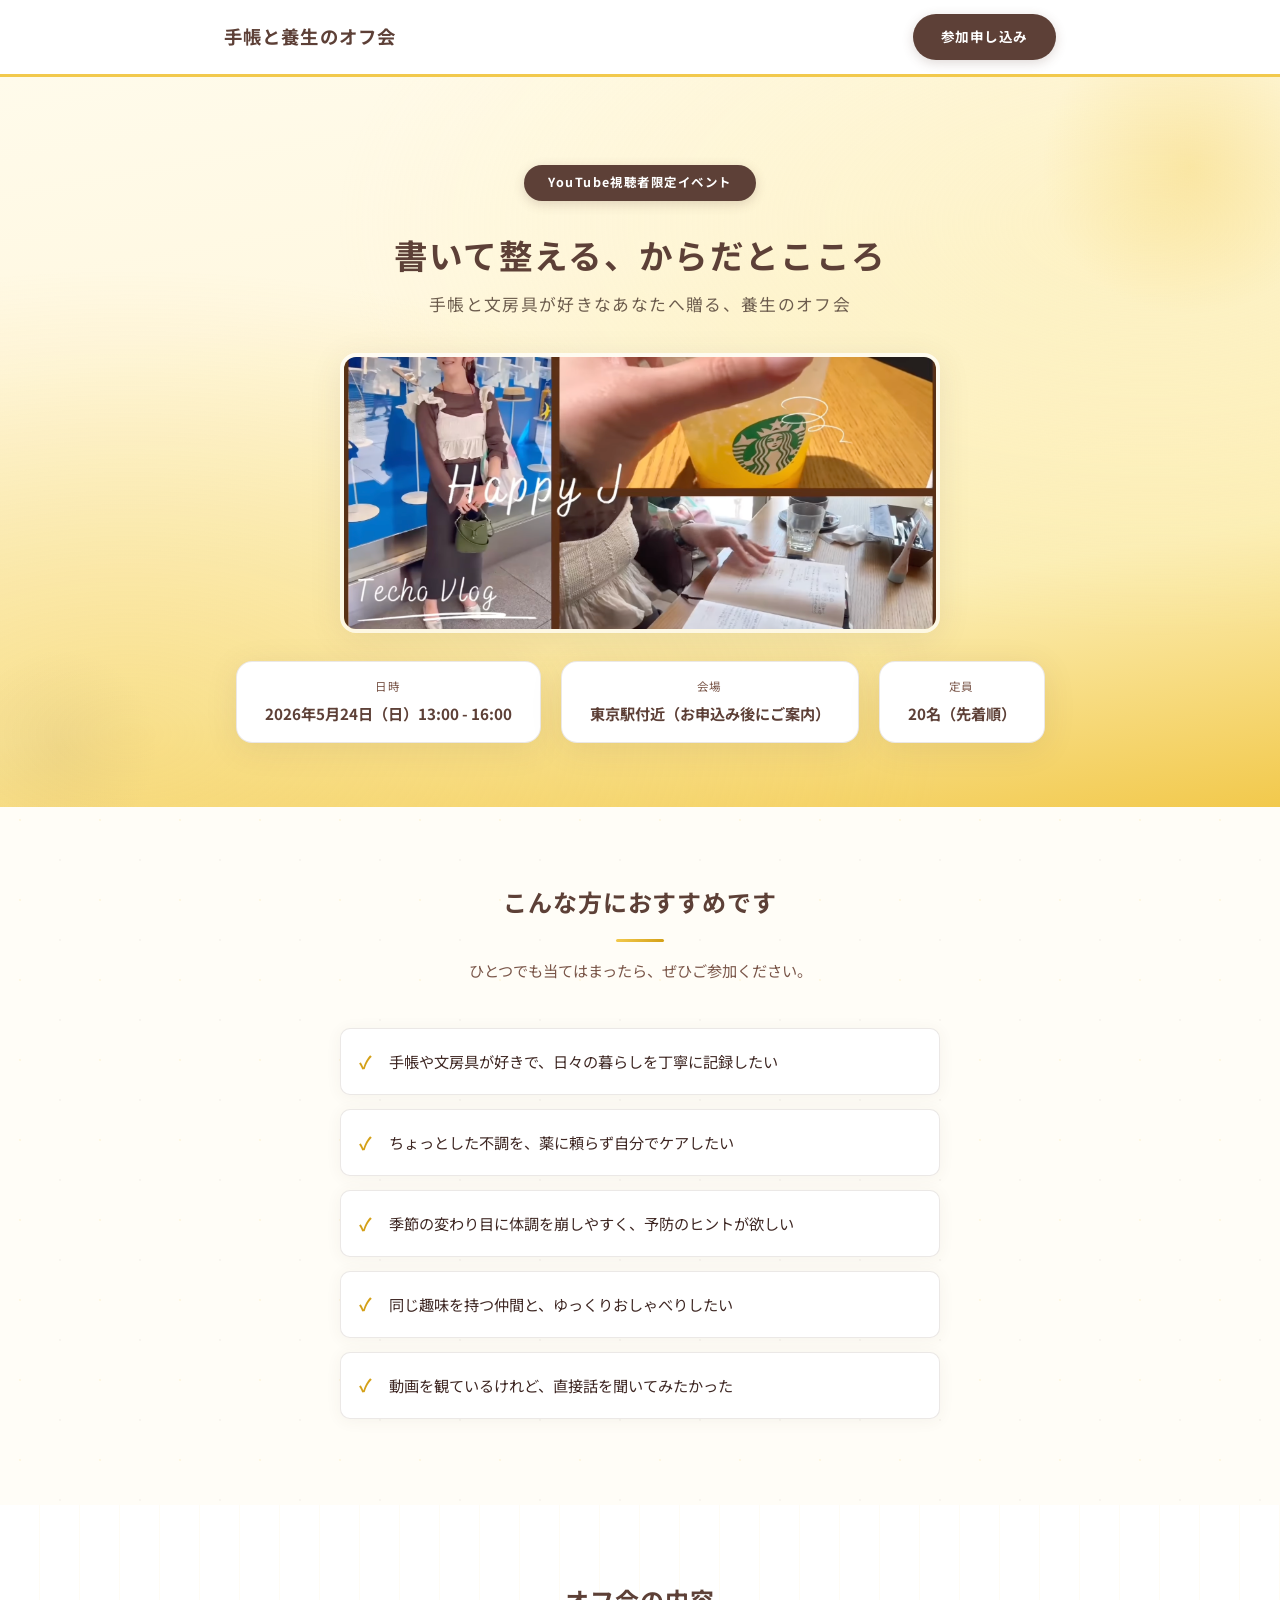
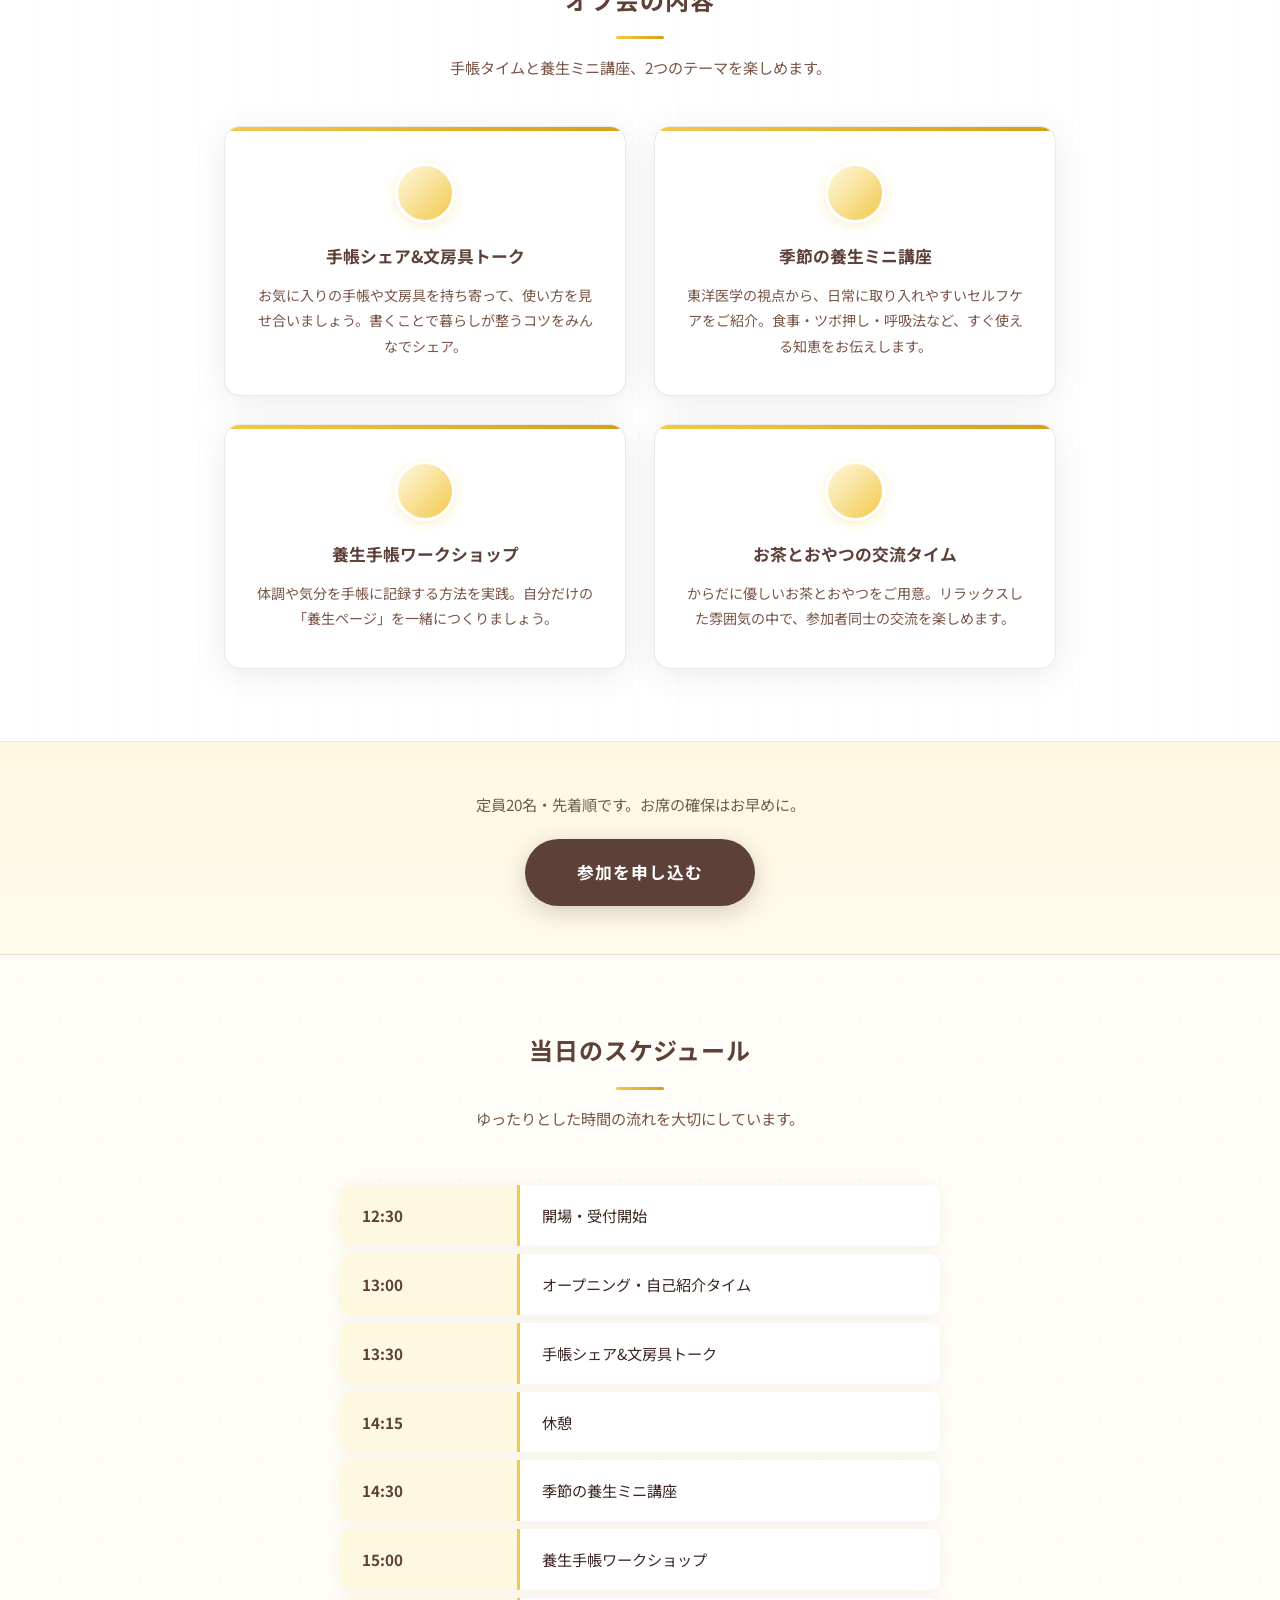
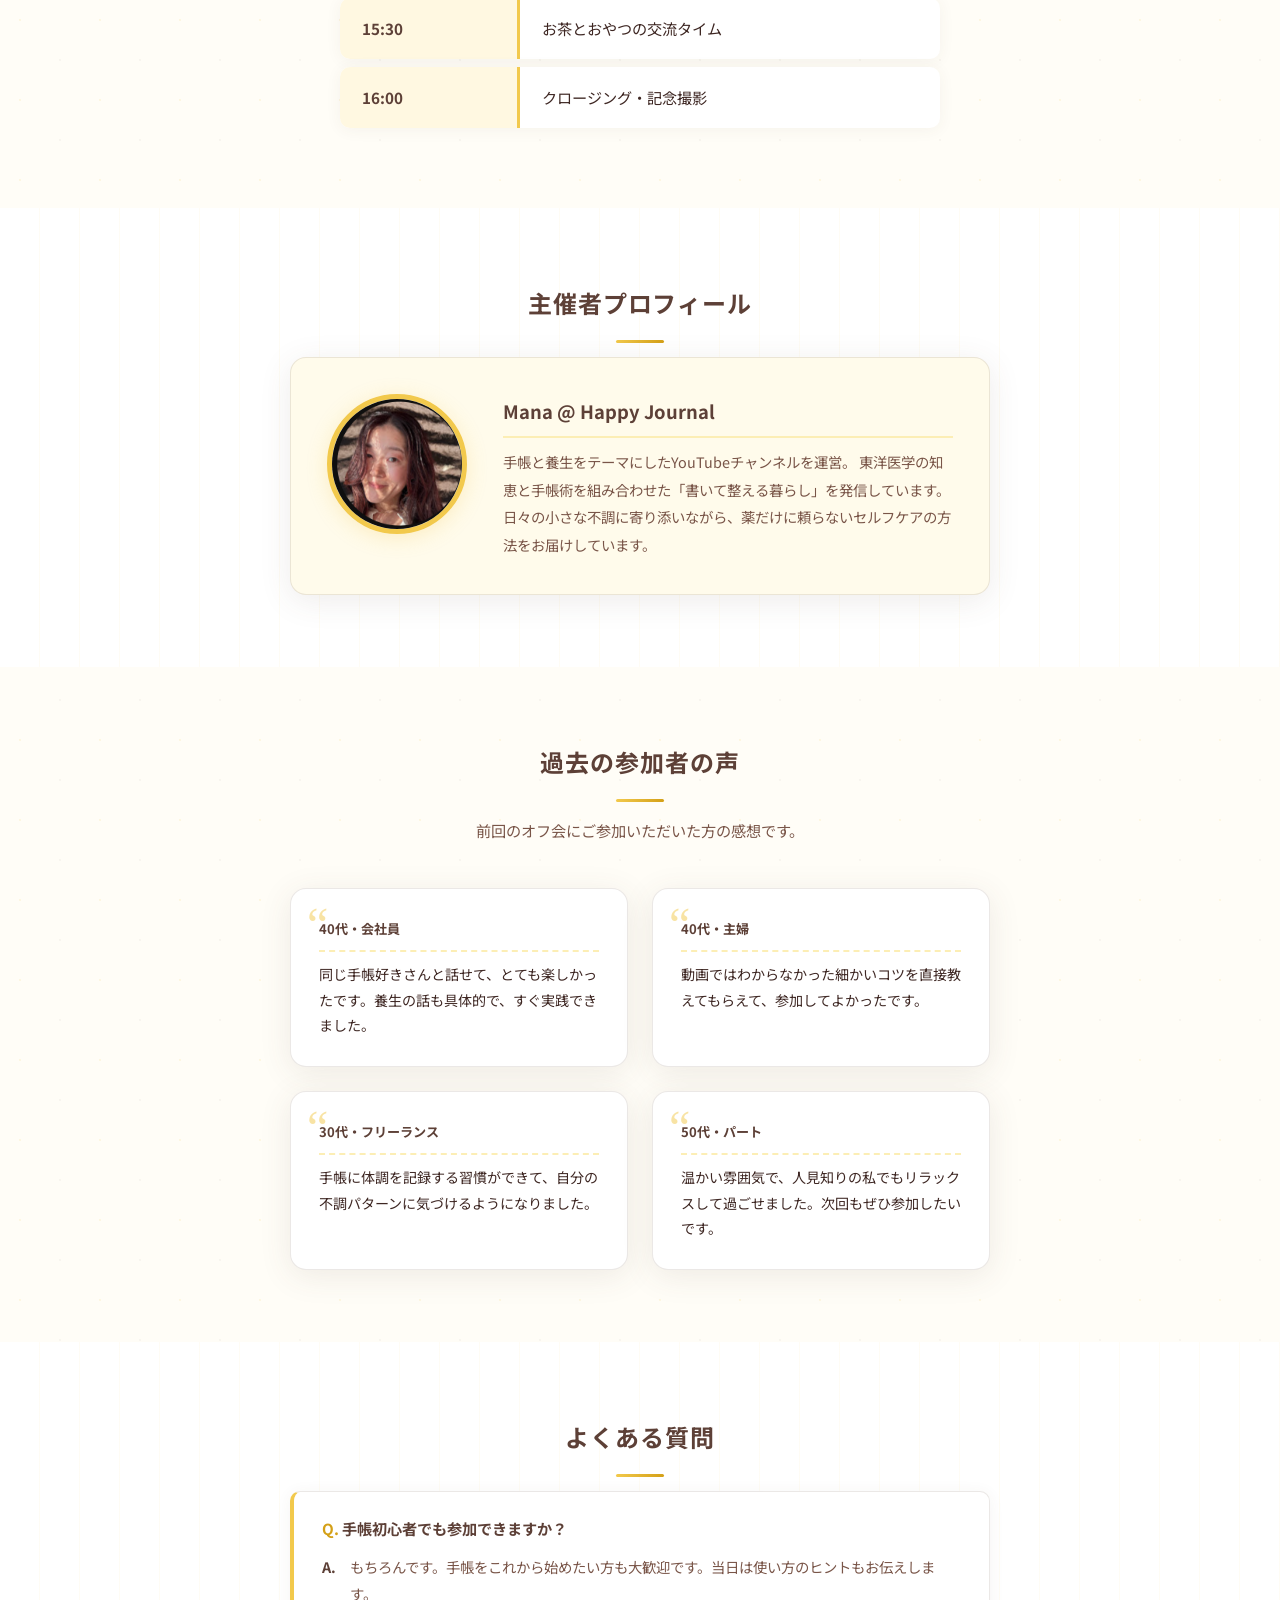
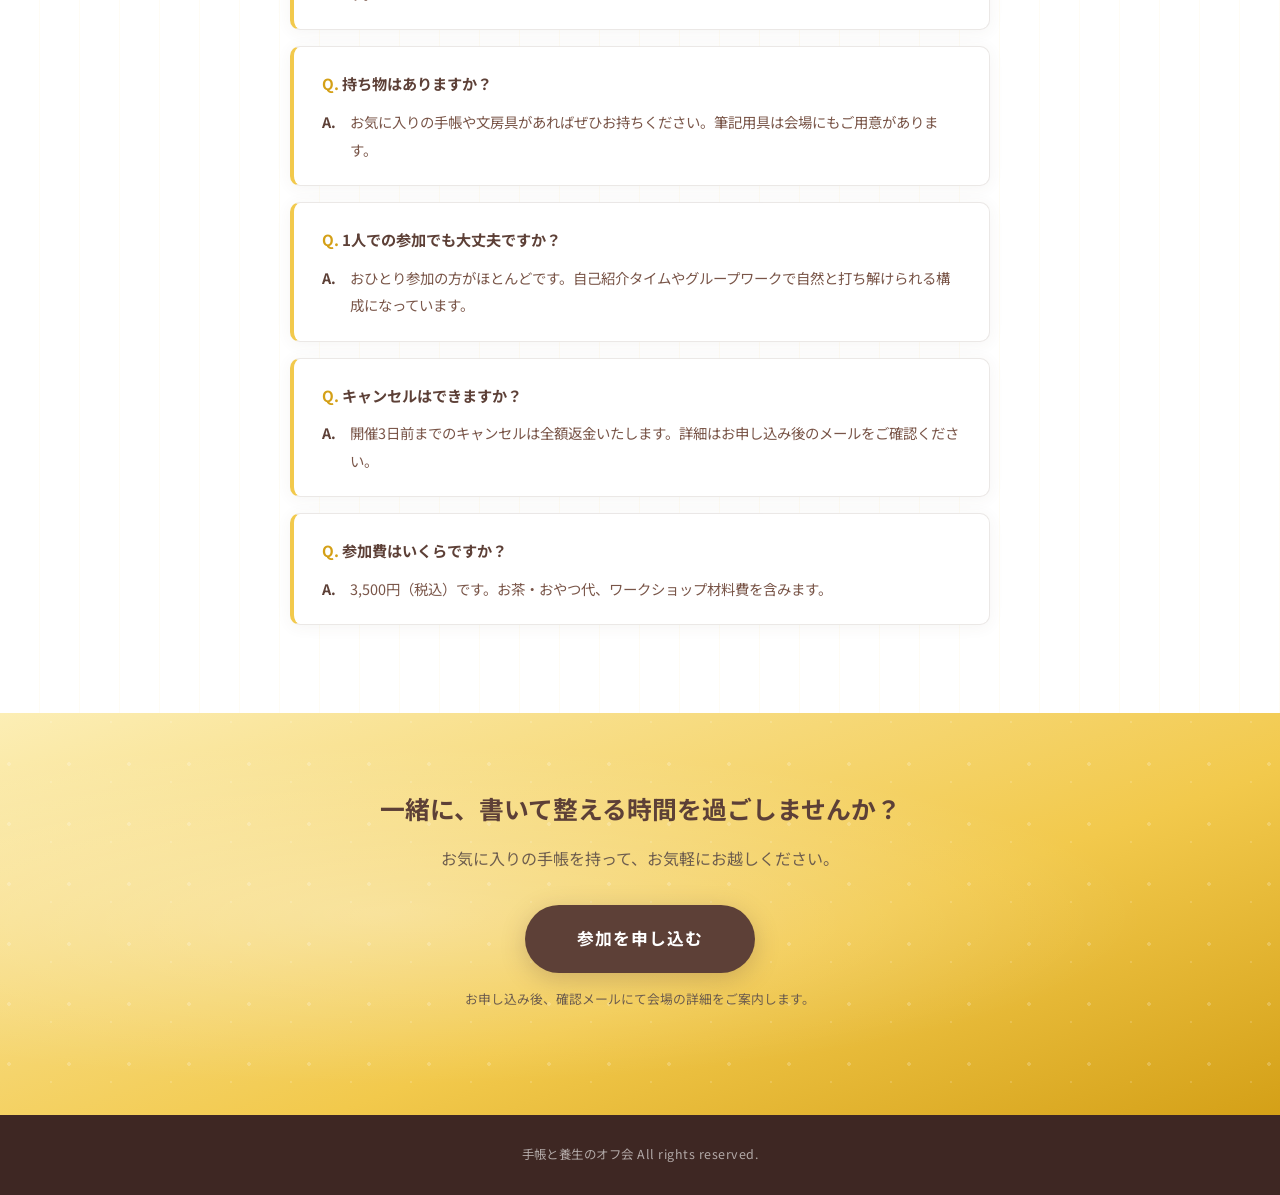
<file: index.html>
<!DOCTYPE html>
<html lang="ja">
<head>
  <meta charset="UTF-8">
  <meta name="viewport" content="width=device-width, initial-scale=1.0">
  <title>手帳と養生のオフ会 - 書いて整える、からだとこころ</title>
  <link rel="preconnect" href="https://fonts.googleapis.com">
  <link href="https://fonts.googleapis.com/css2?family=Noto+Sans+JP:wght@400;700&display=swap" rel="stylesheet">
  <link rel="stylesheet" href="style.css">
</head>
<body>

  <!-- ヘッダー -->
  <header class="site-header">
    <div class="container">
      <div class="site-logo">手帳と養生のオフ会</div>
      <a href="#entry" class="header-cta">参加申し込み</a>
    </div>
  </header>

  <!-- ファーストビュー -->
  <section class="hero">
    <div class="container">
      <span class="hero-label">YouTube視聴者限定イベント</span>
      <h1>
        書いて整える、からだとこころ
        <span>手帳と文房具が好きなあなたへ贈る、養生のオフ会</span>
      </h1>
      <img
        src="./banner_01.png"
        alt="手帳と養生のオフ会 メインビジュアル"
        class="hero-image"
      >
      <div class="hero-info">
        <div class="hero-info-item">
          <span class="label">日時</span>
          <span class="value">2026年5月24日（日）13:00 - 16:00</span>
        </div>
        <div class="hero-info-item">
          <span class="label">会場</span>
          <span class="value">東京駅付近（お申込み後にご案内）</span>
        </div>
        <div class="hero-info-item">
          <span class="label">定員</span>
          <span class="value">20名（先着順）</span>
        </div>
      </div>
    </div>
  </section>

  <!-- こんな方におすすめ -->
  <section class="section">
    <div class="container">
      <h2 class="section-title">こんな方におすすめです</h2>
      <p class="section-lead">ひとつでも当てはまったら、ぜひご参加ください。</p>
      <ul class="persona-list">
        <li>手帳や文房具が好きで、日々の暮らしを丁寧に記録したい</li>
        <li>ちょっとした不調を、薬に頼らず自分でケアしたい</li>
        <li>季節の変わり目に体調を崩しやすく、予防のヒントが欲しい</li>
        <li>同じ趣味を持つ仲間と、ゆっくりおしゃべりしたい</li>
        <li>動画を観ているけれど、直接話を聞いてみたかった</li>
      </ul>
    </div>
  </section>

  <!-- オフ会の内容 -->
  <section class="section section-alt">
    <div class="container">
      <h2 class="section-title">オフ会の内容</h2>
      <p class="section-lead">手帳タイムと養生ミニ講座、2つのテーマを楽しめます。</p>
      <div class="content-grid">
        <div class="content-card">
          <div class="content-card-icon"></div>
          <h3>手帳シェア&amp;文房具トーク</h3>
          <p>お気に入りの手帳や文房具を持ち寄って、使い方を見せ合いましょう。書くことで暮らしが整うコツをみんなでシェア。</p>
        </div>
        <div class="content-card">
          <div class="content-card-icon"></div>
          <h3>季節の養生ミニ講座</h3>
          <p>東洋医学の視点から、日常に取り入れやすいセルフケアをご紹介。食事・ツボ押し・呼吸法など、すぐ使える知恵をお伝えします。</p>
        </div>
        <div class="content-card">
          <div class="content-card-icon"></div>
          <h3>養生手帳ワークショップ</h3>
          <p>体調や気分を手帳に記録する方法を実践。自分だけの「養生ページ」を一緒につくりましょう。</p>
        </div>
        <div class="content-card">
          <div class="content-card-icon"></div>
          <h3>お茶とおやつの交流タイム</h3>
          <p>からだに優しいお茶とおやつをご用意。リラックスした雰囲気の中で、参加者同士の交流を楽しめます。</p>
        </div>
      </div>
    </div>
  </section>

  <!-- 中間CTA -->
  <section class="mid-cta">
    <div class="container">
      <p>定員20名・先着順です。お席の確保はお早めに。</p>
      <a href="#entry" class="cta-btn">参加を申し込む</a>
    </div>
  </section>

  <!-- 当日のスケジュール -->
  <section class="section">
    <div class="container">
      <h2 class="section-title">当日のスケジュール</h2>
      <p class="section-lead">ゆったりとした時間の流れを大切にしています。</p>
      <table class="schedule-table">
        <tr><th>12:30</th><td>開場・受付開始</td></tr>
        <tr><th>13:00</th><td>オープニング・自己紹介タイム</td></tr>
        <tr><th>13:30</th><td>手帳シェア&amp;文房具トーク</td></tr>
        <tr><th>14:15</th><td>休憩</td></tr>
        <tr><th>14:30</th><td>季節の養生ミニ講座</td></tr>
        <tr><th>15:00</th><td>養生手帳ワークショップ</td></tr>
        <tr><th>15:30</th><td>お茶とおやつの交流タイム</td></tr>
        <tr><th>16:00</th><td>クロージング・記念撮影</td></tr>
      </table>
    </div>
  </section>

  <!-- 主催者プロフィール -->
  <section class="section section-alt">
    <div class="container">
      <h2 class="section-title">主催者プロフィール</h2>
      <div class="profile-area">
        <img
          src="./icon.png"
          alt="主催者プロフィール写真"
          class="profile-photo"
        >
        <div class="profile-text">
          <h3>Mana @ Happy Journal</h3>
          <p>
            手帳と養生をテーマにしたYouTubeチャンネルを運営。
            東洋医学の知恵と手帳術を組み合わせた「書いて整える暮らし」を発信しています。
            日々の小さな不調に寄り添いながら、薬だけに頼らないセルフケアの方法をお届けしています。
          </p>
        </div>
      </div>
    </div>
  </section>

  <!-- 参加者の声 -->
  <section class="section">
    <div class="container">
      <h2 class="section-title">過去の参加者の声</h2>
      <p class="section-lead">前回のオフ会にご参加いただいた方の感想です。</p>
      <div class="voice-list">
        <div class="voice-card">
          <div class="voice-name">40代・会社員</div>
          <p>同じ手帳好きさんと話せて、とても楽しかったです。養生の話も具体的で、すぐ実践できました。</p>
        </div>
        <div class="voice-card">
          <div class="voice-name">40代・主婦</div>
          <p>動画ではわからなかった細かいコツを直接教えてもらえて、参加してよかったです。</p>
        </div>
        <div class="voice-card">
          <div class="voice-name">30代・フリーランス</div>
          <p>手帳に体調を記録する習慣ができて、自分の不調パターンに気づけるようになりました。</p>
        </div>
        <div class="voice-card">
          <div class="voice-name">50代・パート</div>
          <p>温かい雰囲気で、人見知りの私でもリラックスして過ごせました。次回もぜひ参加したいです。</p>
        </div>
      </div>
    </div>
  </section>

  <!-- FAQ -->
  <section class="section section-alt">
    <div class="container">
      <h2 class="section-title">よくある質問</h2>
      <div class="faq-list">
        <div class="faq-item">
          <p class="faq-q">手帳初心者でも参加できますか？</p>
          <p class="faq-a">もちろんです。手帳をこれから始めたい方も大歓迎です。当日は使い方のヒントもお伝えします。</p>
        </div>
        <div class="faq-item">
          <p class="faq-q">持ち物はありますか？</p>
          <p class="faq-a">お気に入りの手帳や文房具があればぜひお持ちください。筆記用具は会場にもご用意があります。</p>
        </div>
        <div class="faq-item">
          <p class="faq-q">1人での参加でも大丈夫ですか？</p>
          <p class="faq-a">おひとり参加の方がほとんどです。自己紹介タイムやグループワークで自然と打ち解けられる構成になっています。</p>
        </div>
        <div class="faq-item">
          <p class="faq-q">キャンセルはできますか？</p>
          <p class="faq-a">開催3日前までのキャンセルは全額返金いたします。詳細はお申し込み後のメールをご確認ください。</p>
        </div>
        <div class="faq-item">
          <p class="faq-q">参加費はいくらですか？</p>
          <p class="faq-a">3,500円（税込）です。お茶・おやつ代、ワークショップ材料費を含みます。</p>
        </div>
      </div>
    </div>
  </section>

  <!-- 最終CTA -->
  <section class="cta-section" id="entry">
    <div class="container">
      <h2>一緒に、書いて整える時間を過ごしませんか？</h2>
      <p>お気に入りの手帳を持って、お気軽にお越しください。</p>
      <a href="#" class="cta-btn">参加を申し込む</a>
      <p class="cta-note">お申し込み後、確認メールにて会場の詳細をご案内します。</p>
    </div>
  </section>

  <!-- フッター -->
  <footer class="site-footer">
    <div class="container">
      <p>手帳と養生のオフ会 All rights reserved.</p>
    </div>
  </footer>

</body>
</html>
</file>
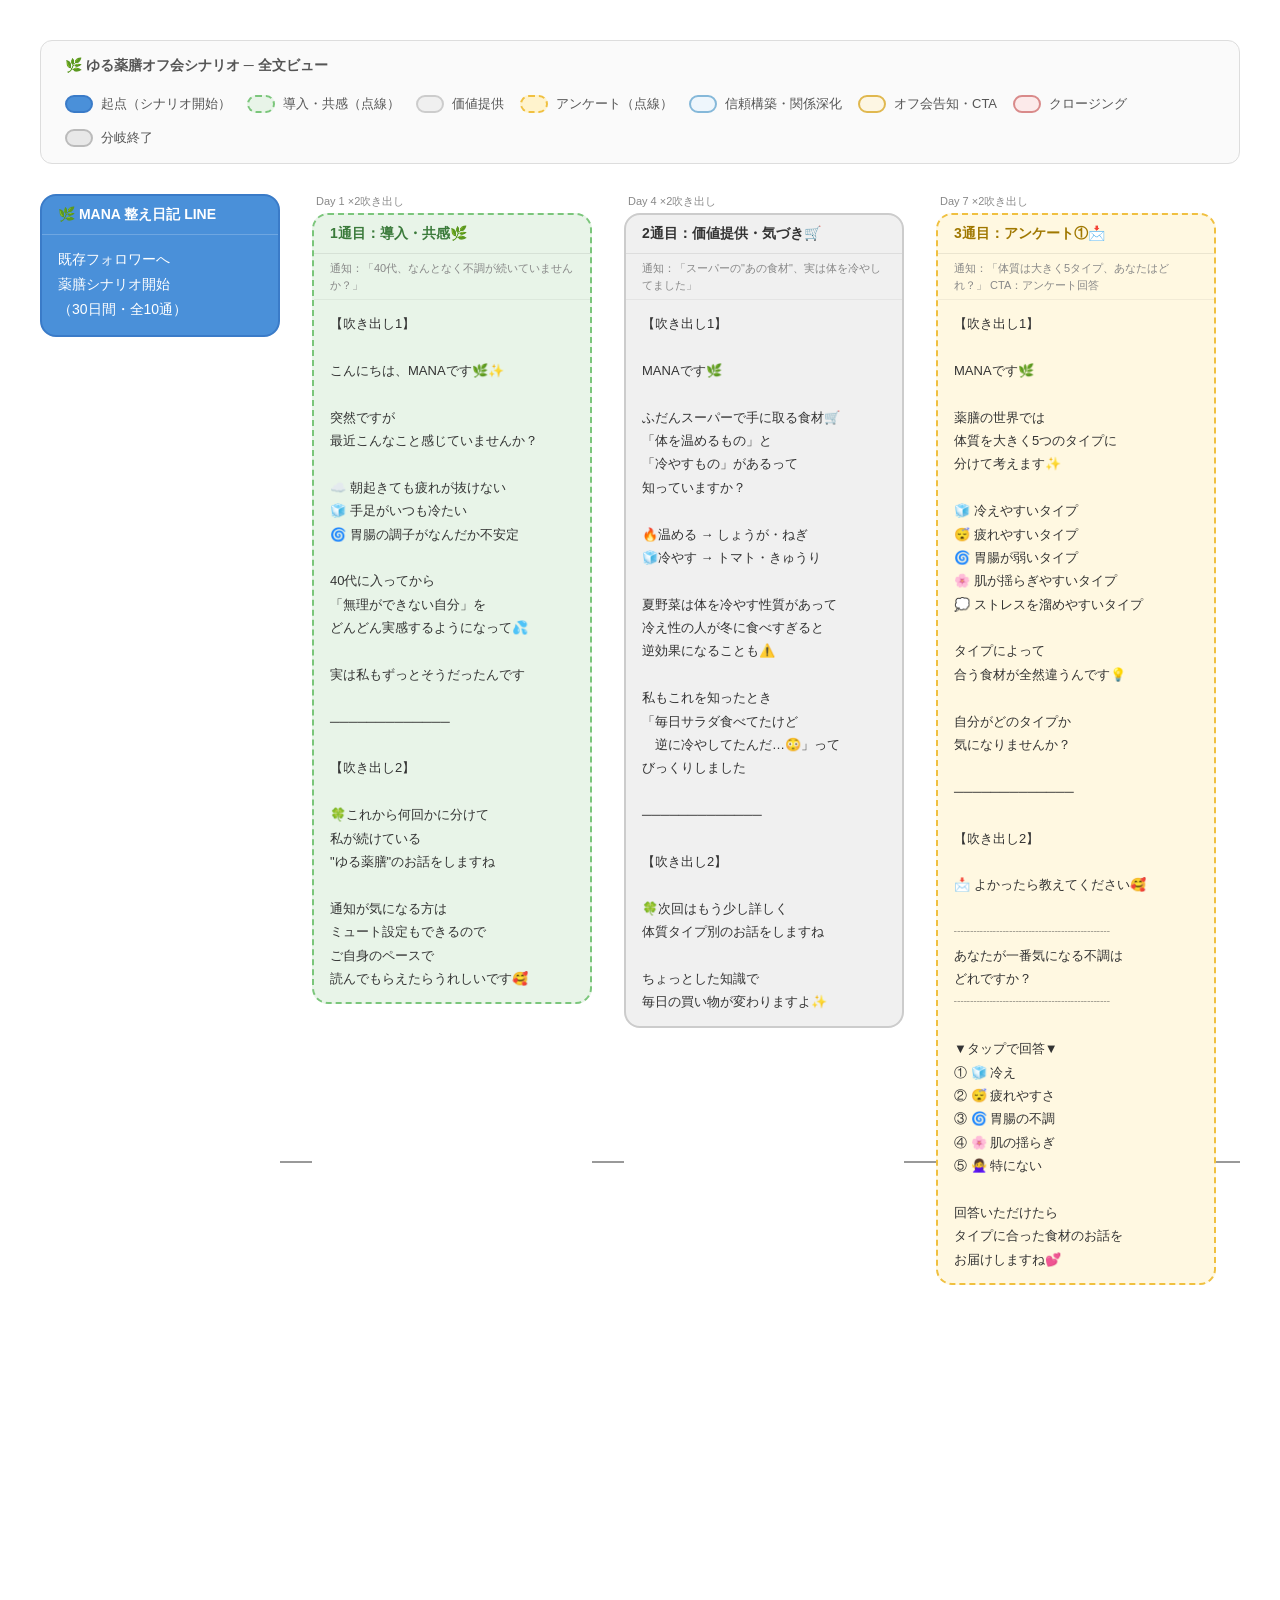
<file: scenario_fullview.html>
<!DOCTYPE html>
<html lang="ja">
<head>
<meta charset="UTF-8">
<title>シナリオ全文ビュー - MANA・ゆる薬膳オフ会</title>
<style>
  * { margin: 0; padding: 0; box-sizing: border-box; }

  body {
    font-family: "Hiragino Sans", "Hiragino Kaku Gothic ProN", "Noto Sans JP", sans-serif;
    background: #fff;
    display: flex;
    flex-direction: column;
    align-items: center;
    padding: 40px;
    gap: 30px;
  }

  .legend {
    display: flex;
    flex-wrap: wrap;
    gap: 16px;
    padding: 16px 24px;
    border: 1px solid #ddd;
    border-radius: 12px;
    background: #fafafa;
  }

  .legend-title {
    width: 100%;
    font-size: 14px;
    font-weight: 700;
    color: #555;
    margin-bottom: 4px;
  }

  .legend-item {
    display: flex;
    align-items: center;
    gap: 8px;
    font-size: 13px;
    color: #555;
  }

  .legend-color {
    width: 28px;
    height: 18px;
    border-radius: 10px;
    border: 2px solid;
    flex-shrink: 0;
  }

  .legend-color.l-root { background: #4a90d9; border-color: #3a7bc8; }
  .legend-color.l-empathy { background: #e8f4e8; border-color: #7bc67b; border-style: dashed; }
  .legend-color.l-info { background: #f0f0f0; border-color: #ccc; }
  .legend-color.l-survey { background: #fff3cd; border-color: #f0c040; border-style: dashed; }
  .legend-color.l-trust { background: #eef6fc; border-color: #85b8d9; }
  .legend-color.l-cta { background: #fdf6e3; border-color: #e0b84f; }
  .legend-color.l-closing { background: #fceaea; border-color: #d98a8a; }
  .legend-color.l-disabled { background: #e8e8e8; border-color: #bbb; }

  .mindmap {
    display: flex;
    align-items: flex-start;
    overflow-x: auto;
    width: 100%;
    padding-bottom: 20px;
  }

  .node-card {
    min-width: 240px;
    max-width: 280px;
    border-radius: 16px;
    border: 2px solid #ccc;
    background: #f0f0f0;
    overflow: hidden;
    flex-shrink: 0;
  }

  .node-card .card-header {
    padding: 10px 16px;
    font-size: 14px;
    font-weight: 700;
    color: #333;
    border-bottom: 1px solid rgba(0,0,0,0.08);
  }

  .node-card .card-meta {
    padding: 6px 16px;
    font-size: 11px;
    color: #888;
    line-height: 1.5;
    border-bottom: 1px solid rgba(0,0,0,0.05);
  }

  .node-card .card-body {
    padding: 12px 16px;
    font-size: 13px;
    line-height: 1.8;
    white-space: pre-line;
    color: #333;
  }

  .node-card.root { background: #4a90d9; border-color: #3a7bc8; }
  .node-card.root .card-header { color: #fff; border-bottom-color: rgba(255,255,255,0.2); }
  .node-card.root .card-body { color: #fff; font-size: 14px; }

  .node-card.empathy { background: #e8f4e8; border: 2px dashed #7bc67b; }
  .node-card.empathy .card-header { color: #3a7a3a; }

  .node-card.info { background: #f0f0f0; border-color: #ccc; }

  .node-card.survey { background: #fff8e1; border: 2px dashed #f0c040; }
  .node-card.survey .card-header { color: #a07800; }

  .node-card.trust { background: #eef6fc; border-color: #85b8d9; }
  .node-card.trust .card-header { color: #3a7bc8; }

  .node-card.cta { background: #fdf6e3; border-color: #e0b84f; }
  .node-card.cta .card-header { color: #a07800; }

  .node-card.closing { background: #fceaea; border-color: #d98a8a; }
  .node-card.closing .card-header { color: #a04040; }

  .node-card.disabled { background: #f2f2f2; border-color: #bbb; }
  .node-card.disabled .card-header { color: #999; }
  .node-card.disabled .card-body { color: #999; }

  .node-card.branch-label {
    min-width: 120px;
    max-width: 140px;
    background: #f8f8f8;
    border-color: #ccc;
  }
  .node-card.branch-label .card-header { font-size: 13px; }

  .connector { width: 32px; min-width: 32px; height: 2px; background: #999; flex-shrink: 0; align-self: center; }
  .to-branch { width: 32px; min-width: 32px; height: 2px; background: #999; flex-shrink: 0; align-self: center; }
  .merge-connector { width: 32px; min-width: 32px; height: 2px; background: #999; flex-shrink: 0; align-self: center; }

  .branch-group {
    display: flex;
    flex-direction: column;
    align-items: flex-start;
    gap: 16px;
    position: relative;
    flex-shrink: 0;
  }

  .branch-group::before {
    content: "";
    position: absolute;
    left: 0;
    top: 50px;
    bottom: 50px;
    width: 2px;
    background: #999;
  }

  .branch-row { display: flex; align-items: flex-start; }

  .branch-connector {
    width: 24px;
    min-width: 24px;
    height: 2px;
    background: #999;
    flex-shrink: 0;
    margin-top: 24px;
  }

  .step-group {
    display: flex;
    flex-direction: column;
    align-items: flex-start;
    gap: 4px;
    flex-shrink: 0;
  }

  .step-label {
    font-size: 11px;
    color: #888;
    padding-left: 4px;
  }

  @media print {
    body { padding: 20px; }
    .mindmap { overflow: visible; }
  }
</style>
</head>
<body>

<div class="legend">
  <div class="legend-title">🌿 ゆる薬膳オフ会シナリオ ─ 全文ビュー</div>
  <div class="legend-item"><div class="legend-color l-root"></div>起点（シナリオ開始）</div>
  <div class="legend-item"><div class="legend-color l-empathy"></div>導入・共感（点線）</div>
  <div class="legend-item"><div class="legend-color l-info"></div>価値提供</div>
  <div class="legend-item"><div class="legend-color l-survey"></div>アンケート（点線）</div>
  <div class="legend-item"><div class="legend-color l-trust"></div>信頼構築・関係深化</div>
  <div class="legend-item"><div class="legend-color l-cta"></div>オフ会告知・CTA</div>
  <div class="legend-item"><div class="legend-color l-closing"></div>クロージング</div>
  <div class="legend-item"><div class="legend-color l-disabled"></div>分岐終了</div>
</div>

<div class="mindmap">

  <!-- 起点 -->
  <div class="node-card root">
    <div class="card-header">🌿 MANA 整え日記 LINE</div>
    <div class="card-body">既存フォロワーへ
薬膳シナリオ開始
（30日間・全10通）</div>
  </div>
  <div class="connector"></div>

  <!-- 1通目 -->
  <div class="step-group">
    <div class="step-label">Day 1 ×2吹き出し</div>
    <div class="node-card empathy">
      <div class="card-header">1通目：導入・共感🌿</div>
      <div class="card-meta">通知：「40代、なんとなく不調が続いていませんか？」</div>
      <div class="card-body">【吹き出し1】

こんにちは、MANAです🌿✨

突然ですが
最近こんなこと感じていませんか？

☁️ 朝起きても疲れが抜けない
🧊 手足がいつも冷たい
🌀 胃腸の調子がなんだか不安定

40代に入ってから
「無理ができない自分」を
どんどん実感するようになって💦

実は私もずっとそうだったんです

─────────────

【吹き出し2】

🍀これから何回かに分けて
私が続けている
"ゆる薬膳"のお話をしますね

通知が気になる方は
ミュート設定もできるので
ご自身のペースで
読んでもらえたらうれしいです🥰</div>
    </div>
  </div>
  <div class="connector"></div>

  <!-- 2通目 -->
  <div class="step-group">
    <div class="step-label">Day 4 ×2吹き出し</div>
    <div class="node-card info">
      <div class="card-header">2通目：価値提供・気づき🛒</div>
      <div class="card-meta">通知：「スーパーの"あの食材"、実は体を冷やしてました」</div>
      <div class="card-body">【吹き出し1】

MANAです🌿

ふだんスーパーで手に取る食材🛒
「体を温めるもの」と
「冷やすもの」があるって
知っていますか？

🔥温める → しょうが・ねぎ
🧊冷やす → トマト・きゅうり

夏野菜は体を冷やす性質があって
冷え性の人が冬に食べすぎると
逆効果になることも⚠️

私もこれを知ったとき
「毎日サラダ食べてたけど
　逆に冷やしてたんだ…😳」って
びっくりしました

─────────────

【吹き出し2】

🍀次回はもう少し詳しく
体質タイプ別のお話をしますね

ちょっとした知識で
毎日の買い物が変わりますよ✨</div>
    </div>
  </div>
  <div class="connector"></div>

  <!-- 3通目 -->
  <div class="step-group">
    <div class="step-label">Day 7 ×2吹き出し</div>
    <div class="node-card survey">
      <div class="card-header">3通目：アンケート①📩</div>
      <div class="card-meta">通知：「体質は大きく5タイプ、あなたはどれ？」
CTA：アンケート回答</div>
      <div class="card-body">【吹き出し1】

MANAです🌿

薬膳の世界では
体質を大きく5つのタイプに
分けて考えます✨

🧊 冷えやすいタイプ
😴 疲れやすいタイプ
🌀 胃腸が弱いタイプ
🌸 肌が揺らぎやすいタイプ
💭 ストレスを溜めやすいタイプ

タイプによって
合う食材が全然違うんです💡

自分がどのタイプか
気になりませんか？

─────────────

【吹き出し2】

📩 よかったら教えてください🥰

┈┈┈┈┈┈┈┈┈┈┈┈
あなたが一番気になる不調は
どれですか？
┈┈┈┈┈┈┈┈┈┈┈┈

▼タップで回答▼
① 🧊 冷え
② 😴 疲れやすさ
③ 🌀 胃腸の不調
④ 🌸 肌の揺らぎ
⑤ 🙅‍♀️ 特にない

回答いただけたら
タイプに合った食材のお話を
お届けしますね💕</div>
    </div>
  </div>
  <div class="to-branch"></div>

  <!-- 分岐① -->
  <div class="branch-group">
    <!-- 関心あり -->
    <div class="branch-row">
      <div class="branch-connector"></div>
      <div class="node-card branch-label">
        <div class="card-header">①〜④選択<br>（関心あり）</div>
      </div>
      <div class="connector"></div>

      <!-- 4通目 -->
      <div class="step-group">
        <div class="step-label">Day 10 ×2吹き出し</div>
        <div class="node-card info">
          <div class="card-header">4通目：体質別食材🛒</div>
          <div class="card-meta">通知：「あなたのタイプに合う"スーパー食材"3選」</div>
          <div class="card-body">【吹き出し1】

MANAです🌿

アンケートへの回答
ありがとうございました🙏✨

今日はタイプ別に
スーパーで買える
おすすめ食材を紹介しますね🛒

┈┈┈┈┈┈┈┈┈┈┈┈
🧊 冷えタイプ
→ しょうが・ねぎ・かぼちゃ

😴 疲れタイプ
→ 山芋・鶏むね肉・なつめ

🌀 胃腸タイプ
→ キャベツ・大根・お米

🌸 肌揺らぎタイプ
→ 白きくらげ・豆乳・はと麦
┈┈┈┈┈┈┈┈┈┈┈┈

どれも特別なものじゃなくて
いつものスーパーに
並んでます💡

─────────────

【吹き出し2】

私は疲れ＋冷えタイプで🙋‍♀️
しょうがと山芋を
意識して取り入れるようにしたら
朝の調子が変わりました✨

まずは1つだけ🍀
今日の買い物で
試してみてください🥰</div>
        </div>
      </div>
      <div class="connector"></div>

      <!-- 5通目 -->
      <div class="step-group">
        <div class="step-label">Day 13 ×2吹き出し</div>
        <div class="node-card trust">
          <div class="card-header">5通目：信頼構築💬</div>
          <div class="card-meta">通知：「試した方から"朝が変わった"の声が届いてます」</div>
          <div class="card-body">【吹き出し1】

MANAです🌿

前回の食材の話に
メッセージをくれた方が
何人かいらっしゃって💌

┈┈┈┈┈┈┈┈┈┈┈┈
💬「しょうがを意識したら
　朝の目覚めがラクに✨」

💬「かぼちゃスープを
　週2で作るようになりました🎃」
┈┈┈┈┈┈┈┈┈┈┈┈

こういう声をいただくと
本当にうれしくなります🥹

難しいことじゃなくて
いつもの食材をちょっと意識する
それだけで変わるんですよね💡

─────────────

【吹き出し2】

私もまだまだ勉強中ですが🍀
ゆる薬膳をもっと
深めていきたいなと思ってて

実はちょっと
考えていることがあるんです🤭

また近いうちに
お話しさせてくださいね🥰</div>
        </div>
      </div>
      <div class="connector"></div>

      <!-- 6通目 -->
      <div class="step-group">
        <div class="step-label">Day 16 ×2吹き出し</div>
        <div class="node-card trust">
          <div class="card-header">6通目：関係性深化🍵</div>
          <div class="card-meta">通知：「私がオフ会をやりたいと思った理由」</div>
          <div class="card-body">【吹き出し1】

MANAです🌿

前回ちらっとお話しした
「考えていること」🤭

実は薬膳のことを
リアルで一緒に学べる場を
作りたいなと思っていて✨

手帳のオフ会をやったとき🗓️
画面越しじゃなくて
直接会って話すことで
生まれるものがあるって
すごく感じたんです

あのアットホームな空気感を
薬膳でもやりたいなって🍵

─────────────

【吹き出し2】

一人で食材を調べるより
みんなで「これいいよ✨」って
教え合えたら
楽しそうだなって🥰

もし興味があったら
次のメッセージで
ちょっと聞かせてくださいね💕</div>
        </div>
      </div>
      <div class="connector"></div>

      <!-- 7通目 -->
      <div class="step-group">
        <div class="step-label">Day 19 ×2吹き出し</div>
        <div class="node-card survey">
          <div class="card-header">7通目：アンケート②📩</div>
          <div class="card-meta">通知：「一緒にゆる薬膳、学んでみませんか？」
CTA：アンケート回答</div>
          <div class="card-body">【吹き出し1】

MANAです🌿

実は今
こんな会を企画しています✨

┈┈┈┈┈┈┈┈┈┈┈┈
🍵 自分の体質を知って
🛒 スーパーで選べる
　 食材を学ぶ会
┈┈┈┈┈┈┈┈┈┈┈┈

📍東京駅の近くで
🗓️GW中に少人数で
アットホームにやりたいなと🥰

体質チェックをして
自分に合った食材の選び方を
一緒に学ぶ内容です💡

─────────────

【吹き出し2】

📩 まだ正式な告知前なのですが
こういう会があったら
参加してみたいですか？

┈┈┈┈┈┈┈┈┈┈┈┈
▼タップで教えてください▼
① 🙋‍♀️ ぜひ参加したい
② 💭 興味はある
③ 🙏 今回は見送り
┈┈┈┈┈┈┈┈┈┈┈┈

みなさんの声を聞いてから
詳細を決めたいと思ってます💕</div>
        </div>
      </div>
      <div class="to-branch"></div>

      <!-- 分岐② -->
      <div class="branch-group">
        <!-- 高関心 -->
        <div class="branch-row">
          <div class="branch-connector"></div>
          <div class="node-card branch-label">
            <div class="card-header">①②選択<br>（高関心）</div>
          </div>
          <div class="connector"></div>

          <!-- 8通目 -->
          <div class="step-group">
            <div class="step-label">Day 22 ×3吹き出し</div>
            <div class="node-card cta">
              <div class="card-header">8通目：オフ会告知🌿</div>
              <div class="card-meta">通知：「LINE登録者だけの特別なお知らせです」
CTA：申し込みはこちら</div>
              <div class="card-body">【吹き出し1】

MANAです🌿

お待たせしました💕
オフ会の詳細をお届けします

╋━━━━━━━━━━━╋
　🍵✨ゆる薬膳オフ会✨🍵
╋━━━━━━━━━━━╋

📋 内容
・あなたの体質チェック🔍
・タイプ別スーパー食材の選び方🛒
・みんなで情報交換タイム☕

🗓️ 日時：GW中（5月上旬）
📍 場所：東京駅付近
　　　（詳細は申込後にご案内）

─────────────

【吹き出し2】

💰 参加費：5,000円
🔒 LINE登録者限定の会です

前回の手帳オフ会と同じく
少人数でアットホームな
雰囲気でやりますね🥰

MANAと一緒に
自分の体質に合った食材を
見つけましょう🍀✨

─────────────

【吹き出し3】

┈┈┈┈┈┈┈┈┈┈┈┈
🌿▼申し込みはこちら▼🌿
https://example.com/entry
┈┈┈┈┈┈┈┈┈┈┈┈</div>
            </div>
          </div>
          <div class="connector"></div>

          <!-- 9通目 -->
          <div class="step-group">
            <div class="step-label">Day 25 ×2吹き出し</div>
            <div class="node-card trust">
              <div class="card-header">9通目：背中押し💌</div>
              <div class="card-meta">通知：「私が薬膳に出会って変わったこと」</div>
              <div class="card-body">【吹き出し1】

MANAです🌿

今日はちょっとだけ
私の話を聞いてもらえますか

ずっと虚弱体質で
朝起きるのがつらくて
「今日も頑張れるかな💦」って
不安な日が多かったんです

薬膳の考え方を知ってから
スーパーで手に取る食材が
少しずつ変わっていって🛒

気づいたら朝が
ちょっとだけラクになってました✨

劇的な変化じゃないけれど
「自分の体に合うものを選べてる」
っていう安心感が大きくて🍀

─────────────

【吹き出し2】

一人で続けるのも
もちろんいいけど
誰かと一緒に始めるほうが
続くなって実感してます🤝

あなたと直接お会いできたら
すごくうれしいです🥰

まだ迷っている方は
次のメッセージも
読んでみてくださいね💕</div>
            </div>
          </div>
          <div class="connector"></div>

          <!-- 10通目 -->
          <div class="step-group">
            <div class="step-label">Day 28 ×2吹き出し</div>
            <div class="node-card closing">
              <div class="card-header">10通目：最終CTA⏰</div>
              <div class="card-meta">通知：「まもなく受付終了です」
CTA：今すぐ申し込む</div>
              <div class="card-body">【吹き出し1】

MANAです🌿

ゆる薬膳オフ会の受付が
まもなく終了となります⏰

✨残席わずかとなりました✨

🔍 自分の体質タイプがわかる
🛒 スーパー食材の選び方が学べる
🤝 同じ悩みの仲間とつながれる

この先もずっと
「なんとなく不調」を
抱えたままでいいですか？

一歩踏み出すきっかけに
してもらえたらうれしいです🍀

─────────────

【吹き出し2】

┈┈┈┈┈┈┈┈┈┈┈┈
🌿▼今すぐ申し込む▼🌿
https://example.com/entry
┈┈┈┈┈┈┈┈┈┈┈┈

当日お会いできるのを
楽しみにしています🥰💕</div>
            </div>
          </div>

        </div>
        <!-- 見送り -->
        <div class="branch-row">
          <div class="branch-connector"></div>
          <div class="node-card branch-label">
            <div class="card-header">③or未回答<br>（見送り）</div>
          </div>
          <div class="connector"></div>
          <div class="node-card disabled">
            <div class="card-header">感謝メッセージ</div>
            <div class="card-body">MANAです🌿

回答ありがとうございました🙏✨

今回のオフ会は
タイミングが合わなくても
大丈夫です🍀

これからも
ゆる薬膳や日々の整え方を
お届けしていきますね

またお会いできる機会を
楽しみにしています🥰💕</div>
          </div>
        </div>
      </div>

    </div>
    <!-- 関心なし -->
    <div class="branch-row">
      <div class="branch-connector"></div>
      <div class="node-card branch-label">
        <div class="card-header">⑤or未回答<br>（関心なし）</div>
      </div>
      <div class="connector"></div>
      <div class="node-card disabled">
        <div class="card-header">通常配信へ戻す</div>
        <div class="card-body">MANAです🌿

アンケートの配信
読んでくださり
ありがとうございました🙏✨

薬膳のお話は
今回ここまでにしますね

引き続き手帳のことや
日々の整え方について
お届けしていきますので
よろしくお願いします🥰🍀</div>
      </div>
    </div>
  </div>

</div>

</body>
</html>
</file>
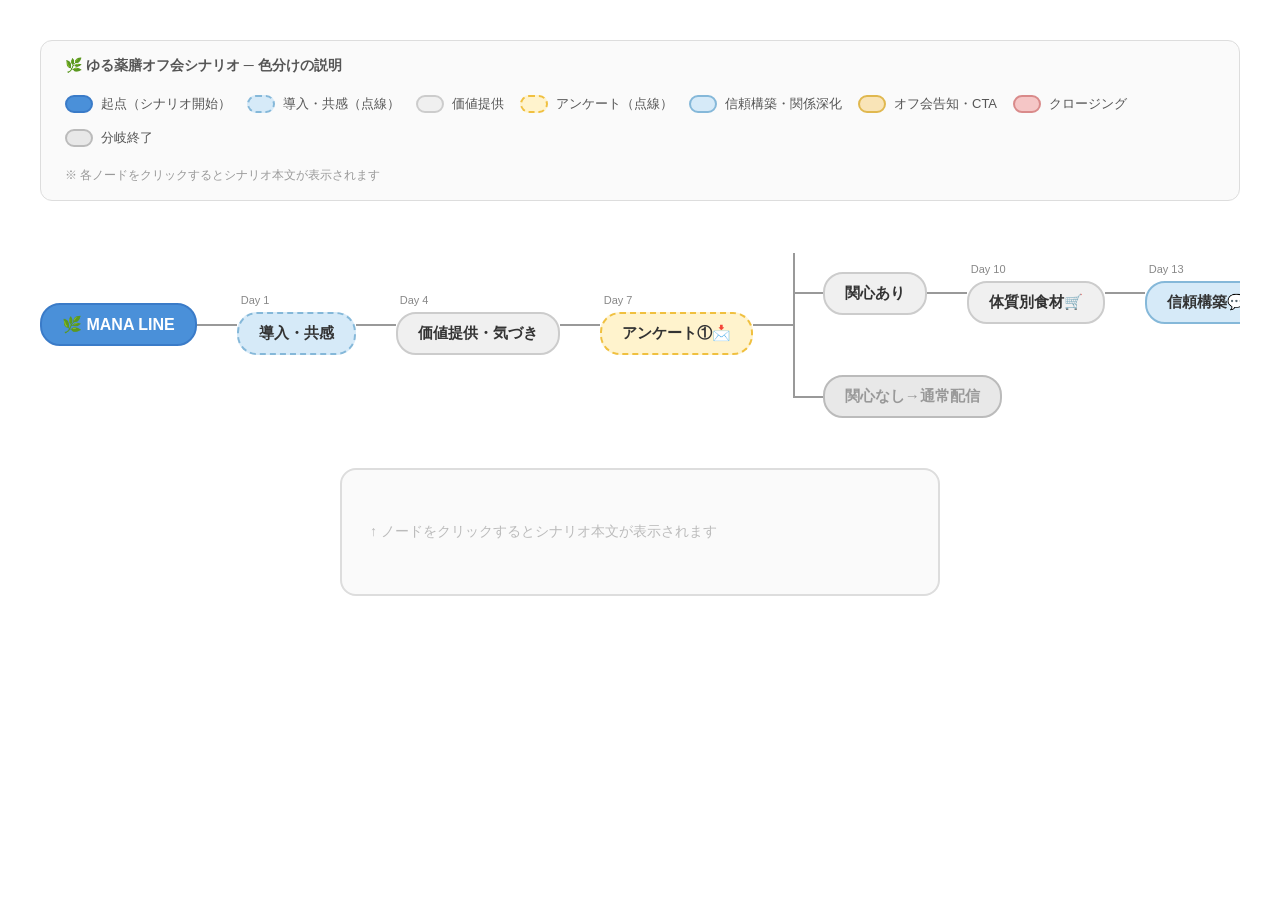
<file: scenario_mindmap.html>
<!DOCTYPE html>
<html lang="ja">
<head>
<meta charset="UTF-8">
<title>シナリオ設計図 - MANA・ゆる薬膳オフ会</title>
<style>
  * { margin: 0; padding: 0; box-sizing: border-box; }

  body {
    font-family: "Hiragino Sans", "Hiragino Kaku Gothic ProN", "Noto Sans JP", sans-serif;
    background: #fff;
    display: flex;
    flex-direction: column;
    align-items: center;
    padding: 40px;
    gap: 30px;
  }

  .legend {
    display: flex;
    flex-wrap: wrap;
    gap: 16px;
    padding: 16px 24px;
    border: 1px solid #ddd;
    border-radius: 12px;
    background: #fafafa;
  }

  .legend-title {
    width: 100%;
    font-size: 14px;
    font-weight: 700;
    color: #555;
    margin-bottom: 4px;
  }

  .legend-item {
    display: flex;
    align-items: center;
    gap: 8px;
    font-size: 13px;
    color: #555;
  }

  .legend-color {
    width: 28px;
    height: 18px;
    border-radius: 10px;
    border: 2px solid;
    flex-shrink: 0;
  }

  .legend-color.l-root { background: #4a90d9; border-color: #3a7bc8; }
  .legend-color.l-empathy { background: #d6eaf8; border-color: #85b8d9; border-style: dashed; }
  .legend-color.l-info { background: #f0f0f0; border-color: #ccc; }
  .legend-color.l-survey { background: #fff3cd; border-color: #f0c040; border-style: dashed; }
  .legend-color.l-trust { background: #d6eaf8; border-color: #85b8d9; }
  .legend-color.l-cta { background: #f9e4b7; border-color: #e0b84f; }
  .legend-color.l-closing { background: #f5c6c6; border-color: #d98a8a; }
  .legend-color.l-disabled { background: #e8e8e8; border-color: #bbb; }

  .legend-hint {
    width: 100%;
    font-size: 12px;
    color: #999;
    margin-top: 4px;
  }

  .mindmap {
    display: flex;
    align-items: center;
    overflow-x: auto;
    width: 100%;
    padding-bottom: 20px;
  }

  .node {
    display: flex;
    align-items: center;
    white-space: nowrap;
    font-size: 15px;
    font-weight: 600;
    color: #333;
    padding: 10px 20px;
    border-radius: 20px;
    background: #f0f0f0;
    border: 2px solid #ccc;
    cursor: pointer;
    transition: box-shadow 0.2s;
  }

  .node:hover { box-shadow: 0 2px 8px rgba(0,0,0,0.15); }
  .node.selected { box-shadow: 0 0 0 3px #4a90d9; }

  .node.root { background: #4a90d9; color: #fff; border-color: #3a7bc8; font-size: 16px; }
  .node.action { border-style: dashed; background: #d6eaf8; border-color: #85b8d9; }
  .node.survey { border-style: dashed; background: #fff3cd; border-color: #f0c040; }
  .node.cta { background: #f9e4b7; border-color: #e0b84f; }
  .node.closing { background: #f5c6c6; border-color: #d98a8a; }
  .node.trust { background: #d6eaf8; border-color: #85b8d9; }
  .node.disabled { background: #e8e8e8; color: #999; border-color: #bbb; }

  .connector { width: 40px; height: 2px; background: #999; flex-shrink: 0; }
  .to-branch { width: 40px; height: 2px; background: #999; flex-shrink: 0; }
  .merge-connector { width: 40px; height: 2px; background: #999; flex-shrink: 0; }

  .step-group { display: flex; flex-direction: column; align-items: flex-start; gap: 6px; }
  .step-label { font-size: 11px; color: #888; padding-left: 4px; }

  .branch-group {
    display: flex;
    flex-direction: column;
    align-items: flex-start;
    gap: 20px;
    position: relative;
  }

  .branch-group::before {
    content: "";
    position: absolute;
    left: 0;
    top: 22px;
    bottom: 22px;
    width: 2px;
    background: #999;
  }

  .branch-row { display: flex; align-items: center; }
  .branch-connector { width: 30px; height: 2px; background: #999; flex-shrink: 0; }

  .detail-panel {
    width: 100%;
    max-width: 600px;
    min-height: 100px;
    padding: 24px 28px;
    border: 2px solid #ddd;
    border-radius: 16px;
    background: #fafafa;
    white-space: pre-line;
    font-size: 14px;
    line-height: 1.8;
    color: #333;
  }

  .detail-panel .detail-title {
    font-size: 15px;
    font-weight: 700;
    color: #4a90d9;
    margin-bottom: 12px;
    padding-bottom: 8px;
    border-bottom: 1px solid #ddd;
  }

  .detail-panel .detail-meta {
    font-size: 12px;
    color: #888;
    margin-bottom: 8px;
  }

  .detail-panel .detail-body {
    font-size: 14px;
    line-height: 1.9;
  }

  .detail-panel .detail-placeholder {
    color: #bbb;
    font-size: 14px;
  }

  @media print {
    body { padding: 20px; }
    .detail-panel { break-inside: avoid; }
  }
</style>
</head>
<body>

<div class="legend">
  <div class="legend-title">🌿 ゆる薬膳オフ会シナリオ ─ 色分けの説明</div>
  <div class="legend-item"><div class="legend-color l-root"></div>起点（シナリオ開始）</div>
  <div class="legend-item"><div class="legend-color l-empathy"></div>導入・共感（点線）</div>
  <div class="legend-item"><div class="legend-color l-info"></div>価値提供</div>
  <div class="legend-item"><div class="legend-color l-survey"></div>アンケート（点線）</div>
  <div class="legend-item"><div class="legend-color l-trust"></div>信頼構築・関係深化</div>
  <div class="legend-item"><div class="legend-color l-cta"></div>オフ会告知・CTA</div>
  <div class="legend-item"><div class="legend-color l-closing"></div>クロージング</div>
  <div class="legend-item"><div class="legend-color l-disabled"></div>分岐終了</div>
  <div class="legend-hint">※ 各ノードをクリックするとシナリオ本文が表示されます</div>
</div>

<div class="mindmap">

  <div class="node root" data-detail="start">🌿 MANA LINE</div>
  <div class="connector"></div>

  <div class="step-group">
    <div class="step-label">Day 1</div>
    <div class="node action" data-detail="msg1">導入・共感</div>
  </div>
  <div class="connector"></div>

  <div class="step-group">
    <div class="step-label">Day 4</div>
    <div class="node" data-detail="msg2">価値提供・気づき</div>
  </div>
  <div class="connector"></div>

  <div class="step-group">
    <div class="step-label">Day 7</div>
    <div class="node survey" data-detail="msg3">アンケート①📩</div>
  </div>
  <div class="to-branch"></div>

  <div class="branch-group">
    <!-- 関心あり -->
    <div class="branch-row">
      <div class="branch-connector"></div>
      <div class="node" data-detail="branch1a">関心あり</div>
      <div class="connector"></div>
      <div class="step-group">
        <div class="step-label">Day 10</div>
        <div class="node" data-detail="msg4">体質別食材🛒</div>
      </div>
      <div class="connector"></div>
      <div class="step-group">
        <div class="step-label">Day 13</div>
        <div class="node trust" data-detail="msg5">信頼構築💬</div>
      </div>
      <div class="connector"></div>
      <div class="step-group">
        <div class="step-label">Day 16</div>
        <div class="node trust" data-detail="msg6">関係性深化🍵</div>
      </div>
      <div class="connector"></div>
      <div class="step-group">
        <div class="step-label">Day 19</div>
        <div class="node survey" data-detail="msg7">アンケート②📩</div>
      </div>
      <div class="to-branch"></div>

      <div class="branch-group">
        <!-- 高関心 -->
        <div class="branch-row">
          <div class="branch-connector"></div>
          <div class="node" data-detail="branch2a">高関心</div>
          <div class="connector"></div>
          <div class="step-group">
            <div class="step-label">Day 22</div>
            <div class="node cta" data-detail="msg8">オフ会告知🌿</div>
          </div>
          <div class="connector"></div>
          <div class="step-group">
            <div class="step-label">Day 25</div>
            <div class="node trust" data-detail="msg9">背中押し💌</div>
          </div>
          <div class="connector"></div>
          <div class="step-group">
            <div class="step-label">Day 28</div>
            <div class="node closing" data-detail="msg10">最終CTA⏰</div>
          </div>
        </div>
        <!-- 見送り -->
        <div class="branch-row">
          <div class="branch-connector"></div>
          <div class="node disabled" data-detail="branch2b">見送り→感謝MSG</div>
        </div>
      </div>

    </div>
    <!-- 関心なし -->
    <div class="branch-row">
      <div class="branch-connector"></div>
      <div class="node disabled" data-detail="branch1b">関心なし→通常配信</div>
    </div>
  </div>

</div>

<div class="detail-panel" id="detailPanel">
  <div class="detail-placeholder">↑ ノードをクリックするとシナリオ本文が表示されます</div>
</div>

<script>
const details = {
  start: {
    title: `🌿 MANA 整え日記 LINE公式`,
    meta: ``,
    body: `既存フォロワーへ薬膳シナリオ開始\n（30日間・全10通・アンケート2回分岐）`
  },
  msg1: {
    title: `■ 1通目（配信日：Day 1・20:00）×2吹き出し`,
    meta: `通知テキスト：「40代、なんとなく不調が続いていませんか？」\n役割：導入・共感（P＋A）`,
    body: `【吹き出し1】

こんにちは、MANAです🌿✨

突然ですが
最近こんなこと感じていませんか？

☁️ 朝起きても疲れが抜けない
🧊 手足がいつも冷たい
🌀 胃腸の調子がなんだか不安定

40代に入ってから
「無理ができない自分」を
どんどん実感するようになって💦

実は私もずっとそうだったんです

─────────────

【吹き出し2】

🍀これから何回かに分けて
私が続けている
"ゆる薬膳"のお話をしますね

通知が気になる方は
ミュート設定もできるので
ご自身のペースで
読んでもらえたらうれしいです🥰`
  },
  msg2: {
    title: `■ 2通目（配信日：Day 4・20:00）×2吹き出し`,
    meta: `通知テキスト：「スーパーの"あの食材"、実は体を冷やしてました」\n役割：価値提供・気づき（P）`,
    body: `【吹き出し1】

MANAです🌿

ふだんスーパーで手に取る食材🛒
「体を温めるもの」と
「冷やすもの」があるって
知っていますか？

🔥温める → しょうが・ねぎ
🧊冷やす → トマト・きゅうり

夏野菜は体を冷やす性質があって
冷え性の人が冬に食べすぎると
逆効果になることも⚠️

私もこれを知ったとき
「毎日サラダ食べてたけど
　逆に冷やしてたんだ…😳」って
びっくりしました

─────────────

【吹き出し2】

🍀次回はもう少し詳しく
体質タイプ別のお話をしますね

ちょっとした知識で
毎日の買い物が変わりますよ✨`
  },
  msg3: {
    title: `■ 3通目（配信日：Day 7・20:00）×2吹き出し`,
    meta: `通知テキスト：「体質は大きく5タイプ、あなたはどれ？」\n役割：価値提供＋アンケート①（S）\nCTA：アンケート回答`,
    body: `【吹き出し1】

MANAです🌿

薬膳の世界では
体質を大きく5つのタイプに
分けて考えます✨

🧊 冷えやすいタイプ
😴 疲れやすいタイプ
🌀 胃腸が弱いタイプ
🌸 肌が揺らぎやすいタイプ
💭 ストレスを溜めやすいタイプ

タイプによって
合う食材が全然違うんです💡

自分がどのタイプか
気になりませんか？

─────────────

【吹き出し2】

📩 よかったら教えてください🥰

┈┈┈┈┈┈┈┈┈┈┈┈
あなたが一番気になる不調は
どれですか？
┈┈┈┈┈┈┈┈┈┈┈┈

▼タップで回答▼
① 🧊 冷え
② 😴 疲れやすさ
③ 🌀 胃腸の不調
④ 🌸 肌の揺らぎ
⑤ 🙅‍♀️ 特にない

回答いただけたら
タイプに合った食材のお話を
お届けしますね💕`
  },
  branch1a: {
    title: `分岐①：関心あり（①〜④選択）`,
    meta: ``,
    body: `体質への関心が確認できた方\n→ 4通目以降の教育ファネルへ進む`
  },
  branch1b: {
    title: `分岐①：関心なし（⑤or未回答）→ 通常配信へ`,
    meta: `通知テキスト：「MANAからのお礼です💌」`,
    body: `MANAです🌿

アンケートの配信
読んでくださり
ありがとうございました🙏✨

薬膳のお話は
今回ここまでにしますね

引き続き手帳のことや
日々の整え方について
お届けしていきますので
よろしくお願いします🥰🍀`
  },
  msg4: {
    title: `■ 4通目（配信日：Day 10・20:00）×2吹き出し【関心あり層】`,
    meta: `通知テキスト：「あなたのタイプに合う"スーパー食材"3選」\n役割：価値提供・パーソナライズ（S）`,
    body: `【吹き出し1】

MANAです🌿

アンケートへの回答
ありがとうございました🙏✨

今日はタイプ別に
スーパーで買える
おすすめ食材を紹介しますね🛒

┈┈┈┈┈┈┈┈┈┈┈┈
🧊 冷えタイプ
→ しょうが・ねぎ・かぼちゃ

😴 疲れタイプ
→ 山芋・鶏むね肉・なつめ

🌀 胃腸タイプ
→ キャベツ・大根・お米

🌸 肌揺らぎタイプ
→ 白きくらげ・豆乳・はと麦
┈┈┈┈┈┈┈┈┈┈┈┈

どれも特別なものじゃなくて
いつものスーパーに
並んでます💡

─────────────

【吹き出し2】

私は疲れ＋冷えタイプで🙋‍♀️
しょうがと山芋を
意識して取り入れるようにしたら
朝の調子が変わりました✨

まずは1つだけ🍀
今日の買い物で
試してみてください🥰`
  },
  msg5: {
    title: `■ 5通目（配信日：Day 13・20:00）×2吹き出し【関心あり層】`,
    meta: `通知テキスト：「試した方から"朝が変わった"の声が届いてます」\n役割：信頼構築・社会的証明（S）`,
    body: `【吹き出し1】

MANAです🌿

前回の食材の話に
メッセージをくれた方が
何人かいらっしゃって💌

┈┈┈┈┈┈┈┈┈┈┈┈
💬「しょうがを意識したら
　朝の目覚めがラクに✨」

💬「かぼちゃスープを
　週2で作るようになりました🎃」
┈┈┈┈┈┈┈┈┈┈┈┈

こういう声をいただくと
本当にうれしくなります🥹

難しいことじゃなくて
いつもの食材をちょっと意識する
それだけで変わるんですよね💡

─────────────

【吹き出し2】

私もまだまだ勉強中ですが🍀
ゆる薬膳をもっと
深めていきたいなと思ってて

実はちょっと
考えていることがあるんです🤭

また近いうちに
お話しさせてくださいね🥰`
  },
  msg6: {
    title: `■ 6通目（配信日：Day 16・20:00）×2吹き出し【関心あり層】`,
    meta: `通知テキスト：「私がオフ会をやりたいと思った理由」\n役割：関係性深化・自己開示（O前振り）`,
    body: `【吹き出し1】

MANAです🌿

前回ちらっとお話しした
「考えていること」🤭

実は薬膳のことを
リアルで一緒に学べる場を
作りたいなと思っていて✨

手帳のオフ会をやったとき🗓️
画面越しじゃなくて
直接会って話すことで
生まれるものがあるって
すごく感じたんです

あのアットホームな空気感を
薬膳でもやりたいなって🍵

─────────────

【吹き出し2】

一人で食材を調べるより
みんなで「これいいよ✨」って
教え合えたら
楽しそうだなって🥰

もし興味があったら
次のメッセージで
ちょっと聞かせてくださいね💕`
  },
  msg7: {
    title: `■ 7通目（配信日：Day 19・20:00）×2吹き出し【関心あり層】`,
    meta: `通知テキスト：「一緒にゆる薬膳、学んでみませんか？」\n役割：アンケート②・提案（O）\nCTA：アンケート回答`,
    body: `【吹き出し1】

MANAです🌿

実は今
こんな会を企画しています✨

┈┈┈┈┈┈┈┈┈┈┈┈
🍵 自分の体質を知って
🛒 スーパーで選べる
　 食材を学ぶ会
┈┈┈┈┈┈┈┈┈┈┈┈

📍東京駅の近くで
🗓️GW中に少人数で
アットホームにやりたいなと🥰

体質チェックをして
自分に合った食材の選び方を
一緒に学ぶ内容です💡

─────────────

【吹き出し2】

📩 まだ正式な告知前なのですが
こういう会があったら
参加してみたいですか？

┈┈┈┈┈┈┈┈┈┈┈┈
▼タップで教えてください▼
① 🙋‍♀️ ぜひ参加したい
② 💭 興味はある
③ 🙏 今回は見送り
┈┈┈┈┈┈┈┈┈┈┈┈

みなさんの声を聞いてから
詳細を決めたいと思ってます💕`
  },
  branch2a: {
    title: `分岐②：高関心（①②選択）`,
    meta: ``,
    body: `参加意欲が確認できた方\n→ 8通目以降のオフ会告知へ進む`
  },
  branch2b: {
    title: `分岐②：見送り（③or未回答）→ 感謝メッセージ`,
    meta: `通知テキスト：「MANAからお礼があります💌」`,
    body: `MANAです🌿

回答ありがとうございました🙏✨

今回のオフ会は
タイミングが合わなくても
大丈夫です🍀

これからも
ゆる薬膳や日々の整え方を
お届けしていきますね

またお会いできる機会を
楽しみにしています🥰💕`
  },
  msg8: {
    title: `■ 8通目（配信日：Day 22・20:00）×3吹き出し【高関心層】`,
    meta: `通知テキスト：「LINE登録者だけの特別なお知らせです」\n役割：オフ会詳細告知（O）\nCTA：「申し込みはこちら」`,
    body: `【吹き出し1】

MANAです🌿

お待たせしました💕
オフ会の詳細をお届けします

╋━━━━━━━━━━━╋
　🍵✨ゆる薬膳オフ会✨🍵
╋━━━━━━━━━━━╋

📋 内容
・あなたの体質チェック🔍
・タイプ別スーパー食材の選び方🛒
・みんなで情報交換タイム☕

🗓️ 日時：GW中（5月上旬）
📍 場所：東京駅付近
　　　（詳細は申込後にご案内）

─────────────

【吹き出し2】

💰 参加費：5,000円
🔒 LINE登録者限定の会です

前回の手帳オフ会と同じく
少人数でアットホームな
雰囲気でやりますね🥰

MANAと一緒に
自分の体質に合った食材を
見つけましょう🍀✨

─────────────

【吹き出し3】

┈┈┈┈┈┈┈┈┈┈┈┈
🌿▼申し込みはこちら▼🌿
https://example.com/entry
┈┈┈┈┈┈┈┈┈┈┈┈`
  },
  msg9: {
    title: `■ 9通目（配信日：Day 25・20:00）×2吹き出し【高関心層】`,
    meta: `通知テキスト：「私が薬膳に出会って変わったこと」\n役割：背中押し・自己開示（N）`,
    body: `【吹き出し1】

MANAです🌿

今日はちょっとだけ
私の話を聞いてもらえますか

ずっと虚弱体質で
朝起きるのがつらくて
「今日も頑張れるかな💦」って
不安な日が多かったんです

薬膳の考え方を知ってから
スーパーで手に取る食材が
少しずつ変わっていって🛒

気づいたら朝が
ちょっとだけラクになってました✨

劇的な変化じゃないけれど
「自分の体に合うものを選べてる」
っていう安心感が大きくて🍀

─────────────

【吹き出し2】

一人で続けるのも
もちろんいいけど
誰かと一緒に始めるほうが
続くなって実感してます🤝

あなたと直接お会いできたら
すごくうれしいです🥰

まだ迷っている方は
次のメッセージも
読んでみてくださいね💕`
  },
  msg10: {
    title: `■ 10通目（配信日：Day 28・20:00）×2吹き出し【高関心層】`,
    meta: `通知テキスト：「まもなく受付終了です」\n役割：最終クロージング（A）\nCTA：「今すぐ申し込む」`,
    body: `【吹き出し1】

MANAです🌿

ゆる薬膳オフ会の受付が
まもなく終了となります⏰

✨残席わずかとなりました✨

🔍 自分の体質タイプがわかる
🛒 スーパー食材の選び方が学べる
🤝 同じ悩みの仲間とつながれる

この先もずっと
「なんとなく不調」を
抱えたままでいいですか？

一歩踏み出すきっかけに
してもらえたらうれしいです🍀

─────────────

【吹き出し2】

┈┈┈┈┈┈┈┈┈┈┈┈
🌿▼今すぐ申し込む▼🌿
https://example.com/entry
┈┈┈┈┈┈┈┈┈┈┈┈

当日お会いできるのを
楽しみにしています🥰💕`
  }
};

document.querySelectorAll('.node[data-detail]').forEach(node => {
  node.addEventListener('click', () => {
    document.querySelectorAll('.node.selected').forEach(n => n.classList.remove('selected'));
    node.classList.add('selected');

    const key = node.dataset.detail;
    const d = details[key];
    const panel = document.getElementById('detailPanel');

    if (d) {
      panel.innerHTML = `
        <div class="detail-title">${d.title}</div>
        ${d.meta ? `<div class="detail-meta">${d.meta.replace(/\n/g, '<br>')}</div>` : ''}
        <div class="detail-body">${d.body.replace(/\n/g, '<br>')}</div>
      `;
    }
  });
});
</script>

</body>
</html>
</file>
<file: style.css>
:root {
  --mimosa: #F2C94C;
  --mimosa-light: #FFF8E1;
  --mimosa-soft: #FCEEB5;
  --mimosa-pale: #FFFBEB;
  --warm-brown: #5D4037;
  --warm-brown-light: #795548;
  --warm-brown-dark: #3E2723;
  --warm-gray: #6D5D4E;
  --cream: #FFFDF7;
  --white: #FFFFFF;
  --text: #3E2723;
  --text-light: #795548;
  --accent: #D4A017;
  --border-brown: rgba(93, 64, 55, 0.12);
  --radius: 16px;
  --radius-sm: 10px;
  --shadow-soft: 0 2px 16px rgba(93, 64, 55, 0.06);
  --shadow-card: 0 6px 32px rgba(93, 64, 55, 0.10);
  --shadow-hover: 0 10px 40px rgba(93, 64, 55, 0.16);
  --font: 'Noto Sans JP', 'Hiragino Sans', sans-serif;
}

* { margin: 0; padding: 0; box-sizing: border-box; }
html { scroll-behavior: smooth; }

body {
  font-family: var(--font);
  color: var(--text);
  background: var(--cream);
  background-image:
    radial-gradient(circle at 20px 20px, rgba(242, 201, 76, 0.12) 1.5px, transparent 1.5px),
    radial-gradient(circle at 60px 60px, rgba(93, 64, 55, 0.04) 1px, transparent 1px);
  background-size: 80px 80px;
  line-height: 1.9;
  font-size: 16px;
}

.container {
  max-width: 880px;
  margin: 0 auto;
  padding: 0 24px;
}

/* ヘッダー */
.site-header {
  background: rgba(255, 255, 255, 0.92);
  backdrop-filter: blur(12px);
  -webkit-backdrop-filter: blur(12px);
  border-bottom: 3px solid var(--mimosa);
  padding: 14px 0;
  position: sticky;
  top: 0;
  z-index: 100;
}

.site-header .container {
  display: flex;
  justify-content: space-between;
  align-items: center;
}

.site-logo {
  font-size: 1.15rem;
  font-weight: 700;
  color: var(--warm-brown);
  letter-spacing: 0.06em;
}

.header-cta {
  background: var(--warm-brown);
  color: var(--white);
  padding: 10px 28px;
  border-radius: 50px;
  text-decoration: none;
  font-weight: 700;
  font-size: 0.85rem;
  letter-spacing: 0.04em;
  transition: all 0.3s ease;
  box-shadow: 0 3px 12px rgba(93, 64, 55, 0.2);
}

.header-cta:hover {
  background: var(--warm-brown-dark);
  transform: translateY(-1px);
  box-shadow: 0 5px 20px rgba(93, 64, 55, 0.3);
}

/* ファーストビュー */
.hero {
  background:
    radial-gradient(ellipse at 10% 90%, rgba(242, 201, 76, 0.4) 0%, transparent 50%),
    radial-gradient(ellipse at 90% 20%, rgba(252, 238, 181, 0.6) 0%, transparent 50%),
    linear-gradient(170deg, var(--mimosa-pale) 0%, var(--mimosa-light) 30%, var(--mimosa-soft) 70%, var(--mimosa) 100%);
  padding: 88px 0 64px;
  text-align: center;
  position: relative;
  overflow: hidden;
}

.hero::before {
  content: '';
  position: absolute;
  top: -60px;
  right: -60px;
  width: 300px;
  height: 300px;
  background: radial-gradient(circle, rgba(242, 201, 76, 0.3) 0%, transparent 70%);
  border-radius: 50%;
}

.hero::after {
  content: '';
  position: absolute;
  bottom: -40px;
  left: -40px;
  width: 200px;
  height: 200px;
  background: radial-gradient(circle, rgba(93, 64, 55, 0.06) 0%, transparent 70%);
  border-radius: 50%;
}

.hero-label {
  display: inline-block;
  background: var(--warm-brown);
  color: var(--white);
  font-size: 0.78rem;
  font-weight: 700;
  padding: 6px 24px;
  border-radius: 50px;
  margin-bottom: 28px;
  letter-spacing: 0.12em;
  box-shadow: 0 3px 12px rgba(93, 64, 55, 0.2);
  position: relative;
  z-index: 1;
}

.hero h1 {
  font-size: 2.1rem;
  color: var(--warm-brown);
  line-height: 1.55;
  margin-bottom: 16px;
  letter-spacing: 0.04em;
  position: relative;
  z-index: 1;
}

.hero h1 span {
  display: block;
  font-size: 1.05rem;
  font-weight: 400;
  color: var(--warm-gray);
  margin-top: 10px;
}

.hero-image {
  width: 100%;
  max-width: 600px;
  height: 280px;
  object-fit: cover;
  border-radius: var(--radius);
  margin: 36px auto 28px;
  display: block;
  box-shadow: var(--shadow-card);
  border: 4px solid rgba(255, 255, 255, 0.7);
  position: relative;
  z-index: 1;
}

.hero-info {
  display: flex;
  justify-content: center;
  gap: 20px;
  margin: 28px 0 0;
  flex-wrap: wrap;
  position: relative;
  z-index: 1;
}

.hero-info-item {
  background: var(--white);
  padding: 14px 28px;
  border-radius: var(--radius);
  box-shadow: var(--shadow-card);
  border: 1px solid var(--border-brown);
  transition: transform 0.2s ease;
}

.hero-info-item:hover {
  transform: translateY(-2px);
}

.hero-info-item .label {
  font-size: 0.72rem;
  color: var(--text-light);
  display: block;
  letter-spacing: 0.06em;
  text-transform: uppercase;
}

.hero-info-item .value {
  font-size: 0.95rem;
  font-weight: 700;
  color: var(--warm-brown);
}

/* セクション共通 */
.section {
  padding: 72px 0;
  position: relative;
}

.section-alt {
  background: var(--white);
  background-image:
    repeating-linear-gradient(
      90deg,
      transparent,
      transparent 39px,
      rgba(242, 201, 76, 0.06) 39px,
      rgba(242, 201, 76, 0.06) 40px
    );
}

.section-title {
  text-align: center;
  font-size: 1.5rem;
  color: var(--warm-brown);
  margin-bottom: 14px;
  letter-spacing: 0.04em;
}

.section-title::after {
  content: '';
  display: block;
  width: 48px;
  height: 3px;
  background: linear-gradient(90deg, var(--mimosa), var(--accent));
  margin: 14px auto 0;
  border-radius: 2px;
}

.section-lead {
  text-align: center;
  color: var(--text-light);
  margin-bottom: 44px;
  font-size: 0.95rem;
}

/* こんな方におすすめ */
.persona-list {
  list-style: none;
  max-width: 600px;
  margin: 0 auto;
}

.persona-list li {
  background: var(--white);
  padding: 18px 24px 18px 48px;
  border-radius: var(--radius-sm);
  margin-bottom: 14px;
  font-size: 0.95rem;
  position: relative;
  border: 1px solid var(--border-brown);
  box-shadow: var(--shadow-soft);
  transition: transform 0.2s ease, box-shadow 0.2s ease;
}

.persona-list li:hover {
  transform: translateX(4px);
  box-shadow: var(--shadow-card);
}

.persona-list li::before {
  content: '\2713';
  position: absolute;
  left: 18px;
  top: 50%;
  transform: translateY(-50%);
  color: var(--accent);
  font-weight: 700;
  font-size: 1.1rem;
}

/* コンテンツカード */
.content-grid {
  display: grid;
  grid-template-columns: 1fr 1fr;
  gap: 28px;
}

.content-card {
  background: var(--white);
  border-radius: var(--radius);
  padding: 36px 28px;
  text-align: center;
  box-shadow: var(--shadow-card);
  border: 1px solid var(--border-brown);
  transition: transform 0.3s ease, box-shadow 0.3s ease;
  position: relative;
  overflow: hidden;
}

.content-card::before {
  content: '';
  position: absolute;
  top: 0;
  left: 0;
  right: 0;
  height: 4px;
  background: linear-gradient(90deg, var(--mimosa), var(--accent));
}

.content-card:hover {
  transform: translateY(-4px);
  box-shadow: var(--shadow-hover);
}

.content-card-icon {
  width: 60px;
  height: 60px;
  border-radius: 50%;
  background: linear-gradient(135deg, var(--mimosa-light), var(--mimosa));
  margin: 0 auto 18px;
  border: 3px solid var(--white);
  box-shadow: 0 3px 12px rgba(242, 201, 76, 0.3);
}

.content-card h3 {
  font-size: 1.05rem;
  color: var(--warm-brown);
  margin-bottom: 10px;
}

.content-card p {
  font-size: 0.88rem;
  color: var(--text-light);
  line-height: 1.8;
}

/* スケジュール */
.schedule-table {
  width: 100%;
  max-width: 600px;
  margin: 0 auto;
  border-collapse: separate;
  border-spacing: 0 8px;
}

.schedule-table th,
.schedule-table td {
  padding: 16px 22px;
  text-align: left;
  font-size: 0.95rem;
}

.schedule-table tr {
  background: var(--white);
  box-shadow: var(--shadow-soft);
  border-radius: var(--radius-sm);
}

.schedule-table th {
  background: var(--mimosa-light);
  color: var(--warm-brown);
  font-weight: 700;
  width: 30%;
  border-radius: var(--radius-sm) 0 0 var(--radius-sm);
  border-right: 3px solid var(--mimosa);
}

.schedule-table td {
  border-radius: 0 var(--radius-sm) var(--radius-sm) 0;
}

/* 講師プロフィール */
.profile-area {
  display: flex;
  gap: 36px;
  align-items: flex-start;
  max-width: 700px;
  margin: 0 auto;
  background: var(--mimosa-pale);
  padding: 36px;
  border-radius: var(--radius);
  border: 1px solid var(--border-brown);
  box-shadow: var(--shadow-card);
}

.profile-photo {
  width: 140px;
  height: 140px;
  border-radius: 50%;
  object-fit: cover;
  border: 5px solid var(--mimosa);
  flex-shrink: 0;
  box-shadow: 0 4px 20px rgba(242, 201, 76, 0.25);
}

.profile-text h3 {
  font-size: 1.15rem;
  color: var(--warm-brown);
  margin-bottom: 10px;
  padding-bottom: 8px;
  border-bottom: 2px solid var(--mimosa-soft);
}

.profile-text p {
  font-size: 0.9rem;
  color: var(--text-light);
  line-height: 1.9;
}

/* 参加者の声 */
.voice-list {
  display: grid;
  grid-template-columns: 1fr 1fr;
  gap: 24px;
  max-width: 700px;
  margin: 0 auto;
}

.voice-card {
  background: var(--white);
  padding: 28px;
  border-radius: var(--radius);
  border: 1px solid var(--border-brown);
  box-shadow: var(--shadow-card);
  position: relative;
  transition: transform 0.2s ease;
}

.voice-card:hover {
  transform: translateY(-3px);
}

.voice-card::before {
  content: '\201C';
  position: absolute;
  top: 12px;
  left: 16px;
  font-size: 3rem;
  color: var(--mimosa);
  line-height: 1;
  font-family: Georgia, serif;
  opacity: 0.5;
}

.voice-card .voice-name {
  font-size: 0.82rem;
  color: var(--warm-brown);
  font-weight: 700;
  margin-bottom: 10px;
  padding-bottom: 8px;
  border-bottom: 2px dashed var(--mimosa-soft);
}

.voice-card p {
  font-size: 0.88rem;
  color: var(--text);
  line-height: 1.8;
}

/* FAQ */
.faq-list {
  max-width: 700px;
  margin: 0 auto;
}

.faq-item {
  background: var(--white);
  border: 1px solid var(--border-brown);
  border-left: 4px solid var(--mimosa);
  border-radius: var(--radius-sm);
  margin-bottom: 16px;
  padding: 22px 28px;
  box-shadow: var(--shadow-soft);
  transition: border-left-color 0.3s ease;
}

.faq-item:hover {
  border-left-color: var(--accent);
}

.faq-q {
  font-weight: 700;
  color: var(--warm-brown);
  margin-bottom: 10px;
  font-size: 0.95rem;
}

.faq-q::before {
  content: 'Q. ';
  color: var(--accent);
  font-weight: 700;
}

.faq-a {
  font-size: 0.9rem;
  color: var(--text-light);
  padding-left: 28px;
  position: relative;
}

.faq-a::before {
  content: 'A. ';
  color: var(--warm-brown);
  font-weight: 700;
  position: absolute;
  left: 0;
}

/* CTA */
.cta-section {
  background:
    radial-gradient(ellipse at 30% 50%, rgba(255, 255, 255, 0.3) 0%, transparent 60%),
    linear-gradient(160deg, var(--mimosa-soft) 0%, var(--mimosa) 60%, var(--accent) 100%);
  padding: 72px 0;
  text-align: center;
  position: relative;
  overflow: hidden;
}

.cta-section::before {
  content: '';
  position: absolute;
  top: 0;
  left: 0;
  right: 0;
  bottom: 0;
  background-image:
    radial-gradient(circle at 15% 85%, rgba(255,255,255,0.2) 2px, transparent 2px),
    radial-gradient(circle at 85% 15%, rgba(255,255,255,0.15) 1.5px, transparent 1.5px);
  background-size: 60px 60px;
}

.cta-section h2 {
  font-size: 1.55rem;
  color: var(--warm-brown);
  margin-bottom: 10px;
  position: relative;
  z-index: 1;
}

.cta-section p {
  color: var(--warm-gray);
  margin-bottom: 32px;
  position: relative;
  z-index: 1;
}

.cta-btn {
  display: inline-block;
  background: var(--warm-brown);
  color: var(--white);
  padding: 18px 52px;
  border-radius: 50px;
  text-decoration: none;
  font-weight: 700;
  font-size: 1.05rem;
  letter-spacing: 0.06em;
  transition: all 0.3s ease;
  box-shadow: 0 6px 24px rgba(93, 64, 55, 0.25);
  position: relative;
  z-index: 1;
}

.cta-btn:hover {
  background: var(--warm-brown-dark);
  transform: translateY(-3px);
  box-shadow: 0 10px 36px rgba(93, 64, 55, 0.35);
}

.cta-note {
  font-size: 0.8rem;
  color: var(--warm-gray);
  margin-top: 14px;
  position: relative;
  z-index: 1;
}

/* 中間CTA */
.mid-cta {
  text-align: center;
  padding: 48px 0;
  background: linear-gradient(180deg, var(--mimosa-light), var(--mimosa-pale));
  border-top: 1px solid var(--border-brown);
  border-bottom: 1px solid var(--border-brown);
}

.mid-cta p {
  margin-bottom: 20px;
  color: var(--warm-gray);
  font-size: 0.95rem;
}

/* フッター */
.site-footer {
  background: var(--warm-brown-dark);
  color: rgba(255,255,255,0.6);
  text-align: center;
  padding: 28px 0;
  font-size: 0.78rem;
  letter-spacing: 0.04em;
}

/* レスポンシブ */
@media (max-width: 768px) {
  .hero h1 { font-size: 1.5rem; }
  .hero h1 span { font-size: 0.95rem; }
  .hero-info { gap: 14px; }
  .content-grid { grid-template-columns: 1fr; }
  .voice-list { grid-template-columns: 1fr; }
  .profile-area { flex-direction: column; align-items: center; text-align: center; padding: 28px 24px; }
  .section-title { font-size: 1.3rem; }
  .faq-a { padding-left: 24px; }
}

@media (max-width: 480px) {
  .hero { padding: 52px 0 44px; }
  .section { padding: 52px 0; }
  .hero-info { flex-direction: column; align-items: center; }
  .header-cta { padding: 8px 18px; font-size: 0.8rem; }
  .content-card { padding: 28px 20px; }
  .cta-btn { padding: 16px 40px; }
}
</file>
